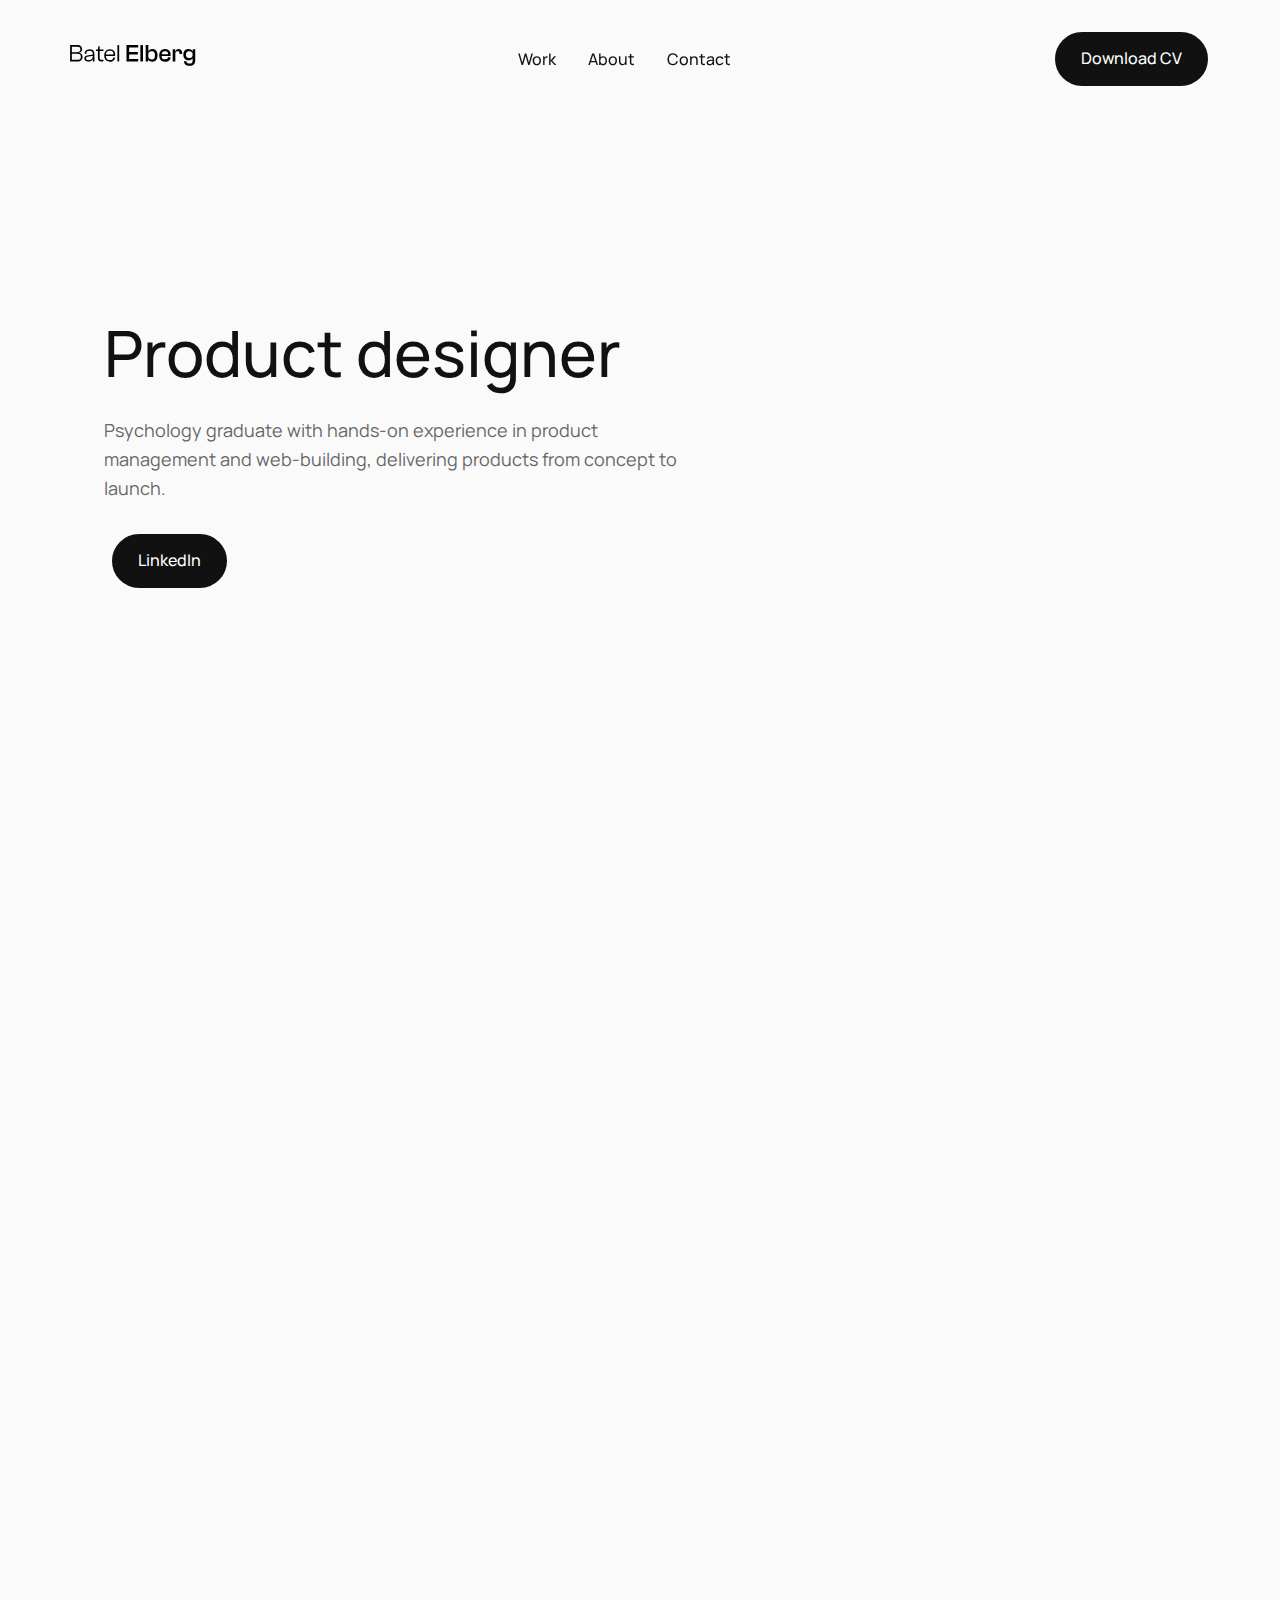
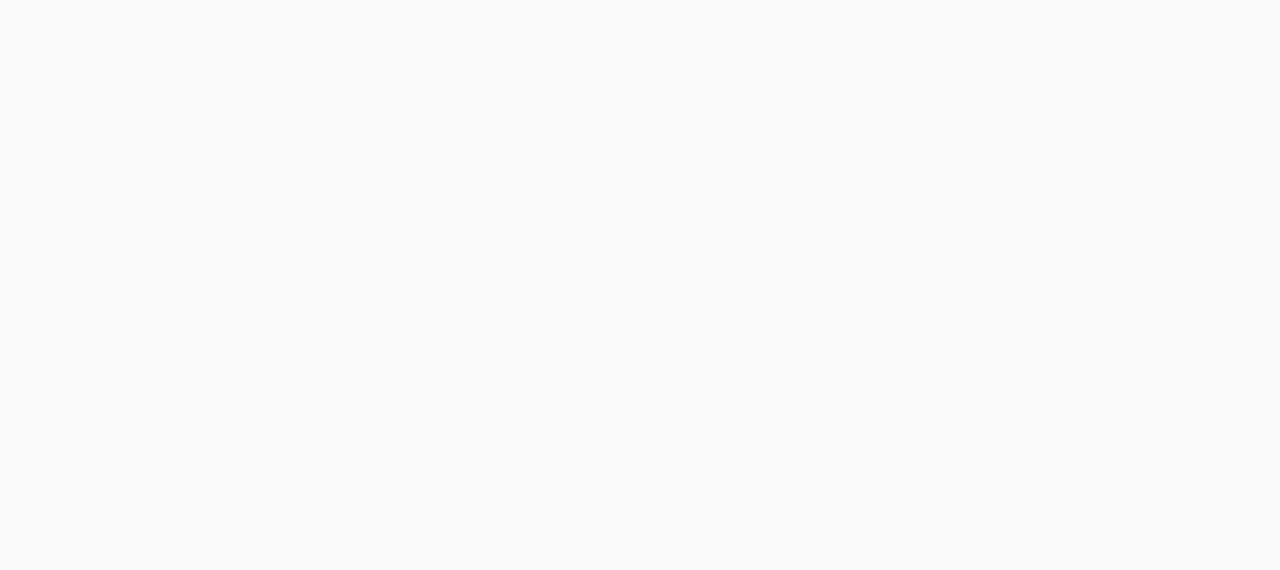
<file: Index.html>
<!DOCTYPE html>
<html lang="en">
<head>
  <meta charset="UTF-8" />
  <meta name="viewport" content="width=device-width, initial-scale=1.0"/>
   <!-- Google Fonts: Manrope -->
  <link href="https://fonts.googleapis.com/css2?family=Manrope:wght@400;500;700&display=swap" rel="stylesheet">
  <!-- Main CSS -->
  <link rel="stylesheet" href="style.css" />
  <title>My Portfolio</title>
</head>
<body>
  <header class="navbar fade-in">
    <div class="logo">
      <a href="index.html">
        <img src="images/Logo.svg" alt="Logo" />
      </a>
    </div>
  
    <nav class="nav-links">
      <a href="#work">
        <span>Work</span><span aria-hidden="true">Work</span>
      </a>
      <a href="#about">
        <span>About</span><span aria-hidden="true">About</span>
      </a>
      <a href="#contact">
        <span>Contact</span><span aria-hidden="true">Contact</span>
      </a>
      <!-- Mobile Download CV button (inside menu for mobile only) -->
      <div class="nav-button mobile-only">
        <a href="Batel Elberg CV.pdf" class="btn primary-btn" download>Download CV</a>
      </div>
    </nav>
  
    <div class="hamburger">
      <span></span>
      <span></span>
      <span></span>
    </div>
  
    <!-- Desktop Download CV button (outside menu) -->
    <div class="nav-button desktop-only">
      <a href="Batel Elberg CV.pdf" class="btn primary-btn" download>Download CV</a>
    </div>
  </header>
      <!-- ========== Hero / About Section ========== -->
      <header id="about" class="hero">
        <div class="container">
          <div class="hero-inner">
            <div class="hero-content">
              <h1>Product designer</h1>
              <p>Psychology graduate with hands-on experience in product management and web-building, 
                delivering products from concept to launch.</p>
              <div class="hero-buttons">
                <a href="https://linkedin.com/in/batelberg" class="btn primary-btn" target="_blank">LinkedIn</a>
              </div>
            </div>
          </div>
        </div>
      </header>
    <!-- ========== Projects Section ========== -->
    <section id="projects">
        <h2>Projects</h2>
      
        <div class="projects-container">
          <div class="project-card">
            <div class="image-wrapper">
              <img src="images/admin-platform.png" alt="Admin Platform" />
            </div>
            <div class="card-content">
              <h3>Admin Platform</h3>
              <p>A sleek platform to manage and analyze investment portfolios with intuitive dashboards and workflows.</p>
              <a href="admin-platform.html">View Project</a>
            </div>
          </div>
      
          <div class="project-card">
            <div class="image-wrapper">
              <img src="images/findy-app.png" alt="Findy App" />
            </div>
            <div class="card-content">
              <h3>Findy - Hiring App</h3>
              <p>An AI-powered app that connects job seekers with the right tech opportunities effortlessly.</p>
              <a href="findy.html">View Project</a>
            </div>
          </div>
        </div>
      </section>
    </div>
  </main>
      <!-- ========== Footer ========== -->
  <footer id="contact">
    <p>Let’s connect → <a href="mailto:batelpe1@gmail.com">batelpe1@gmail.com</a></p>
  </footer>
  <script src="script.js"></script>
</body>
</html>
</file>
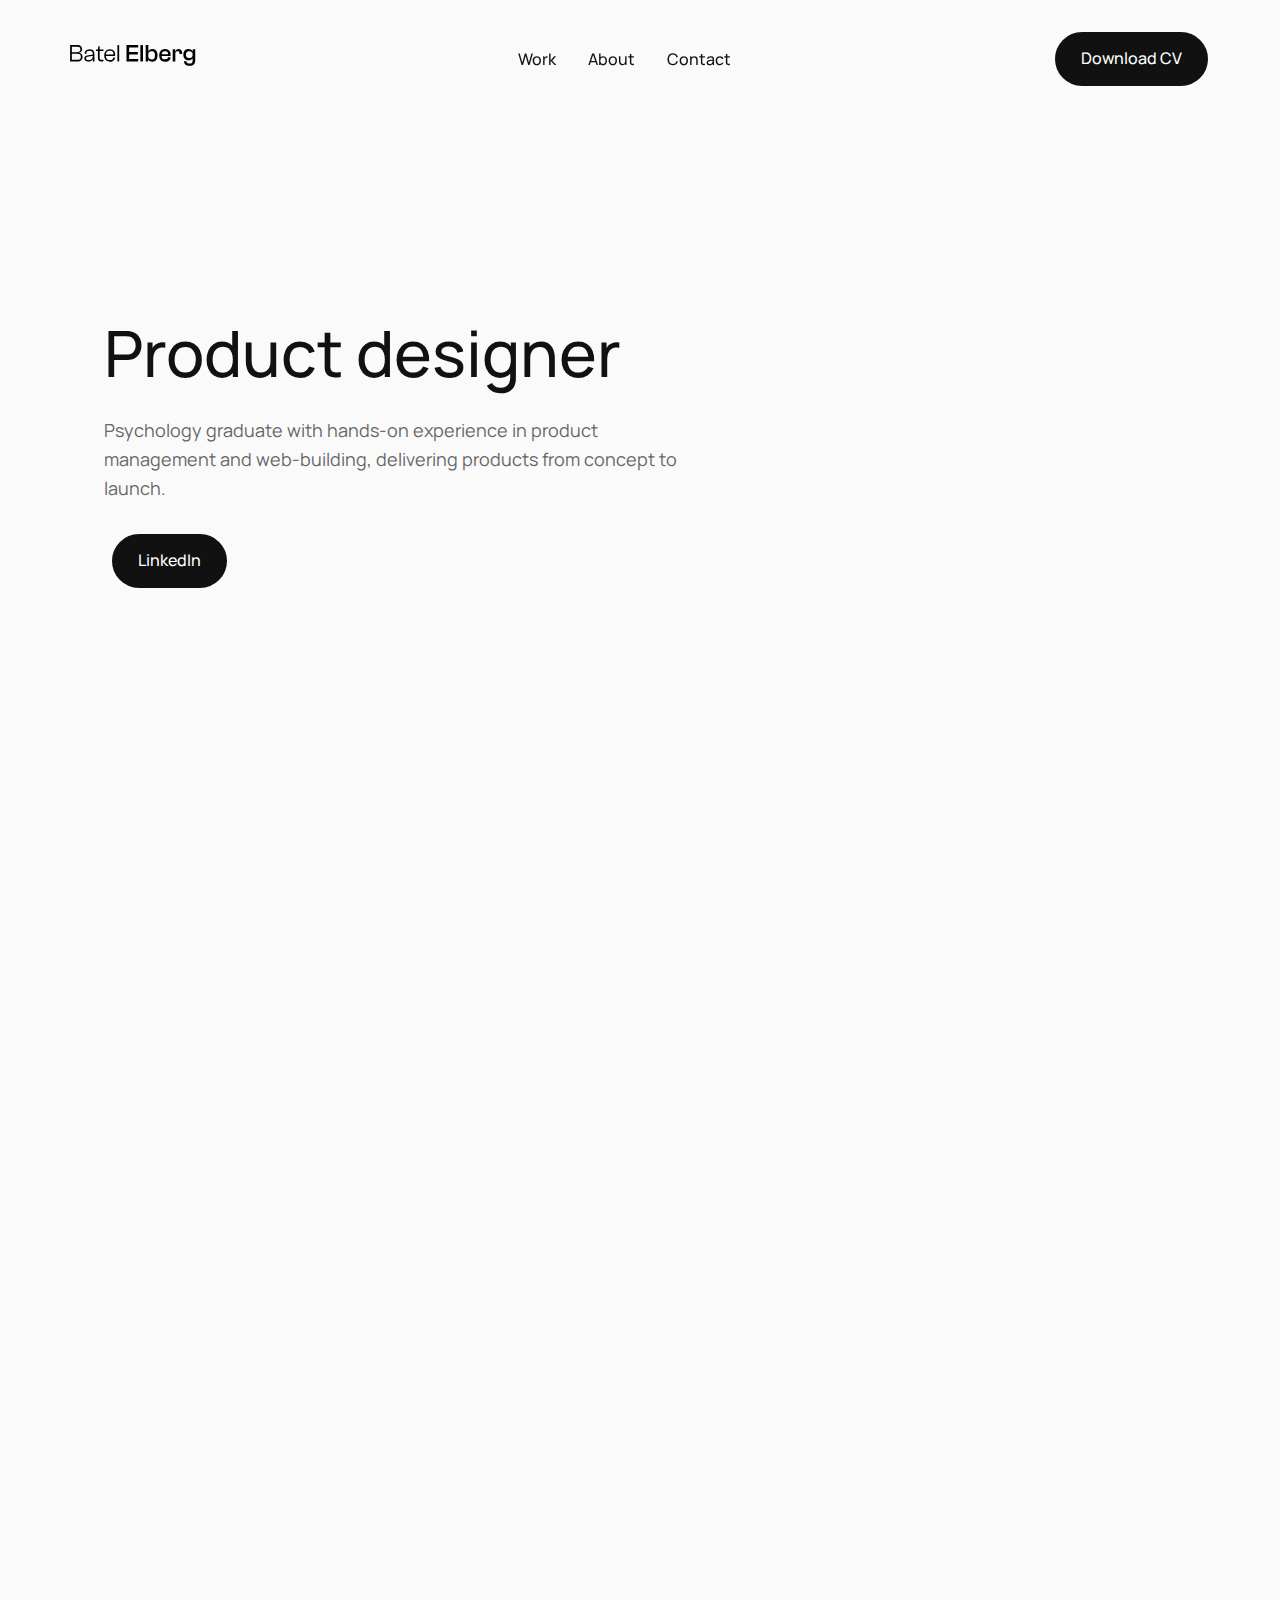
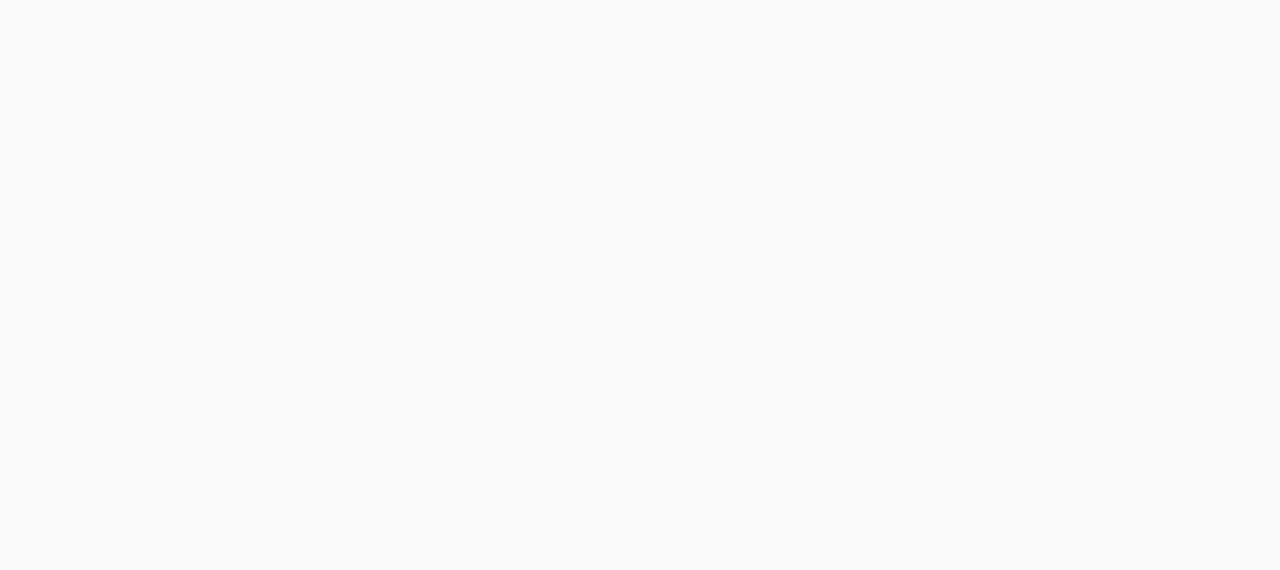
<file: index.html>
<!DOCTYPE html>
<html lang="en">
<head>
  <meta charset="UTF-8" />
  <meta name="viewport" content="width=device-width, initial-scale=1.0"/>
   <!-- Google Fonts: Manrope -->
  <link href="https://fonts.googleapis.com/css2?family=Manrope:wght@400;500;700&display=swap" rel="stylesheet">
  <!-- Main CSS -->
  <link rel="stylesheet" href="style.css" />
  <title>My Portfolio</title>
</head>
<body>
     <!-- ========== Navbar ========== -->
     <header class="navbar fade-in">
        <div class="logo">
            <a href="index.html">
          <img src="images/Logo.svg" alt="Logo" />
        </a>
        </div>
      
        <nav class="nav-links">
          <a href="#work"><span>Work</span><span aria-hidden="true">Work</span></a>
          <a href="#about"><span>About</span><span aria-hidden="true">About</span></a>
          <a href="#contact"><span>Contact</span><span aria-hidden="true">Contact</span></a>
      
          <!-- Move the button inside nav-links -->
          <div class="nav-button mobile-only">
            <a href="Batel Elberg CV.pdf" class="btn primary-btn" download>Download CV</a>
          </div>
        </nav>
      
        <!-- This hamburger stays outside -->
        <div class="hamburger">
          <span></span>
          <span></span>
          <span></span>
        </div>
      
        <!-- This is the button for desktop view -->
        <div class="nav-button desktop-only">
          <a href="Batel Elberg CV.pdf" class="btn primary-btn" download>Download CV</a>
        </div>
      </header>
      <!-- ========== Hero / About Section ========== -->
      <header id="about" class="hero">
        <div class="container">
          <div class="hero-inner">
            <div class="hero-content">
              <h1>Product designer</h1>
              <p>Psychology graduate with hands-on experience in product management and web-building, 
                delivering products from concept to launch.</p>
              <div class="hero-buttons">
                <a href="https://linkedin.com/in/batelberg" class="btn primary-btn" target="_blank">LinkedIn</a>
              </div>
            </div>
          </div>
        </div>
      </header>
    <!-- ========== Projects Section ========== -->
    <section id="projects">
        <h2>Projects</h2>
      
        <div class="projects-container">
          <div class="project-card">
            <div class="image-wrapper">
              <img src="images/admin-platform.png" alt="Admin Platform" />
            </div>
            <div class="card-content">
              <h3>Admin Platform</h3>
              <p>A sleek platform to manage and analyze investment portfolios with intuitive dashboards and workflows.</p>
              <a href="admin-platform.html">View Project</a>
            </div>
          </div>
      
          <div class="project-card">
            <div class="image-wrapper">
              <img src="images/findy-app.png" alt="Findy App" />
            </div>
            <div class="card-content">
              <h3>Findy - Hiring App</h3>
              <p>An AI-powered app that connects job seekers with the right tech opportunities effortlessly.</p>
              <a href="findy.html">View Project</a>
            </div>
          </div>
        </div>
      </section>
    </div>
  </main>
      <!-- ========== Footer ========== -->
  <footer id="contact">
    <p>Let’s connect → <a href="mailto:batelpe1@gmail.com">batelpe1@gmail.com</a></p>
  </footer>
  <script src="script.js"></script>
</body>
</html>
</file>
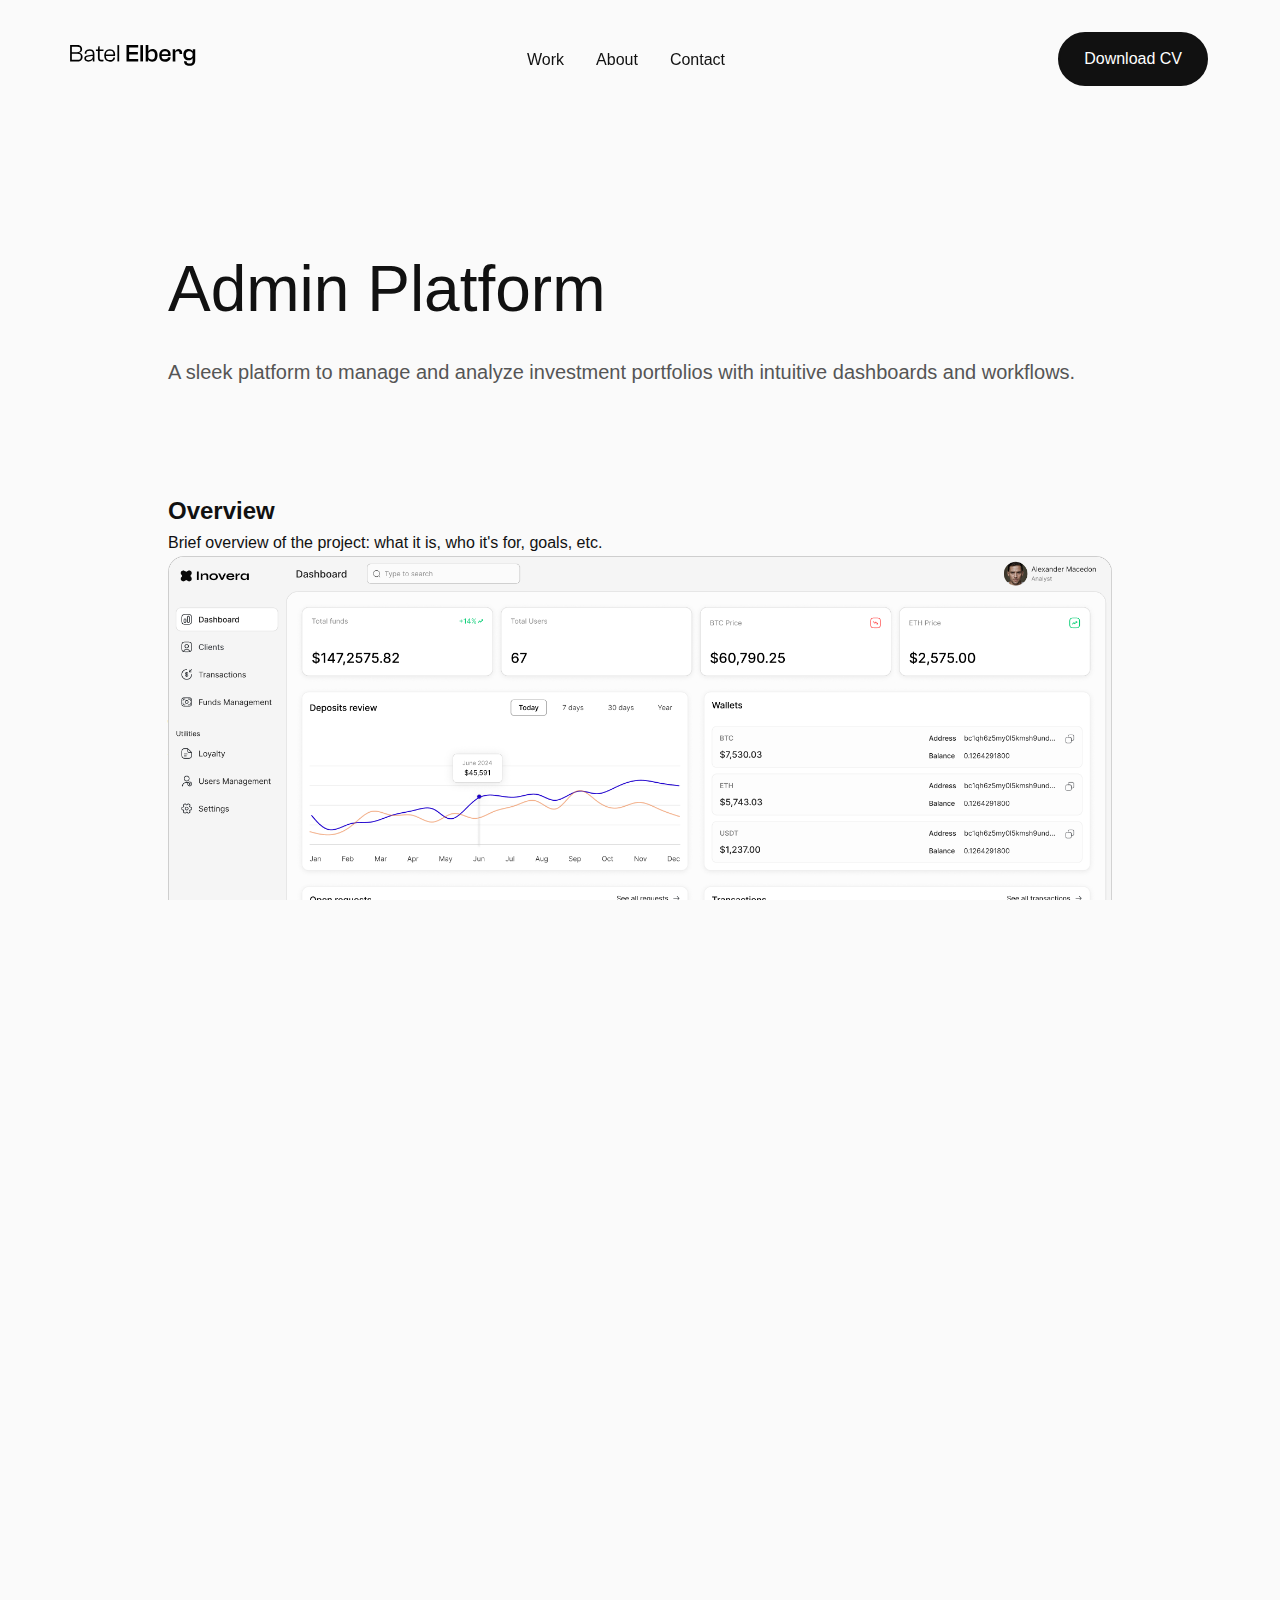
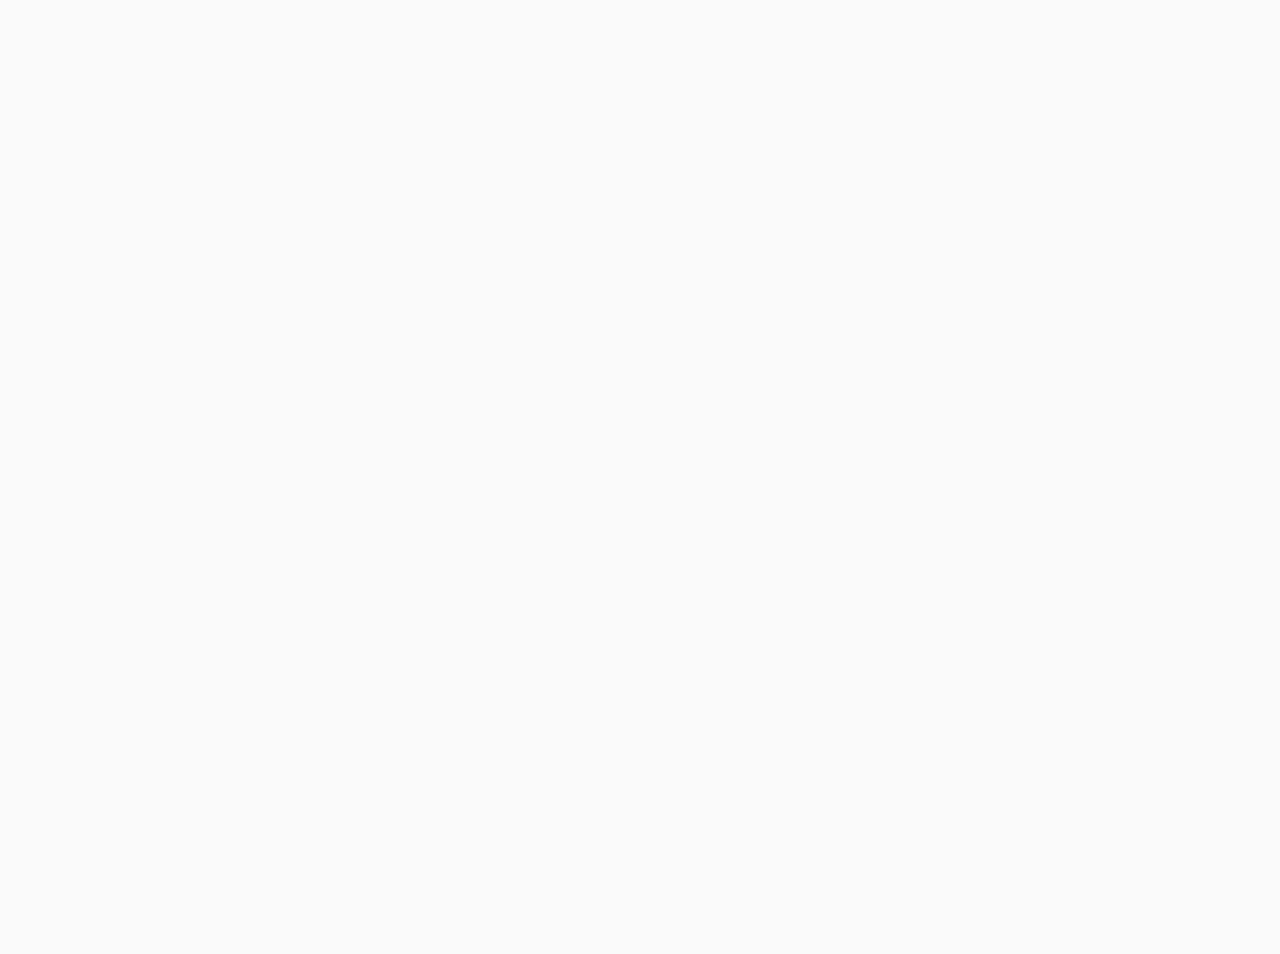
<file: admin-platform.html>
<!DOCTYPE html>
<html lang="en">
<head>
  <meta charset="UTF-8">
  <meta name="viewport" content="width=device-width, initial-scale=1.0">
  <title>Admin Platform - Batel Portfolio</title>
  <link rel="stylesheet" href="style.css" />
</head>
<body>
  
 <!-- ========== Navbar ========== -->
 <header class="navbar fade-in">
    <div class="logo">
        <a href="index.html">
      <img src="images/Logo.svg" alt="Logo" />
    </a>
    </div>
  
    <nav class="nav-links">
      <a href="#work"><span>Work</span><span aria-hidden="true">Work</span></a>
      <a href="#about"><span>About</span><span aria-hidden="true">About</span></a>
      <a href="#contact"><span>Contact</span><span aria-hidden="true">Contact</span></a>
  
      <!-- Move the button inside nav-links -->
      <div class="nav-button mobile-only">
        <a href="Batel Elberg CV.pdf" class="btn primary-btn" download>Download CV</a>
      </div>
    </nav>
  
    <!-- This hamburger stays outside -->
    <div class="hamburger">
      <span></span>
      <span></span>
      <span></span>
    </div>
  
    <!-- This is the button for desktop view -->
    <div class="nav-button desktop-only">
      <a href="Batel Elberg CV.pdf" class="btn primary-btn" download>Download CV</a>
    </div>
  </header>

 <!-- Project content-->
<header class="project-hero">
    <div class="container">
      <h1>Admin Platform</h1>
      <p class="project-subtitle">
        A sleek platform to manage and analyze investment portfolios with intuitive dashboards and workflows.
      </p>
    </div>
  </header>
  
  <section class="project-intro">
    <div class="container">
      <div class="intro-text">
        <h2>Overview</h2>
        <p>Brief overview of the project: what it is, who it's for, goals, etc.</p>
      </div>
      <div class="intro-image">
        <img src="images/admin-platform.png" alt="Admin Platform Intro" />
      </div>
    </div>
  </section>
  
  <section class="project-details">
    <div class="container">
      <h2>The Process</h2>
      <p>Talk about the research, design thinking, decisions you made...</p>
      <img src="images/Clients.png" alt="Details" />
    </div>
  </section>
  
  <section class="project-gallery">
    <!-- Two gallery images placed horizontally -->
    <div class="gallery-image">
      <img src="images/Members.png" alt="Gallery 1" />
    </div>
    <div class="gallery-image">
      <img src="images/Members permissions.png" alt="Gallery 2" />
    </div>
  </section>
  
  <footer class="project-footer">
    <div class="container">
      <a href="index.html" class="btn primary-btn">← Back to Portfolio</a>
    </div>
  </footer>
</file>
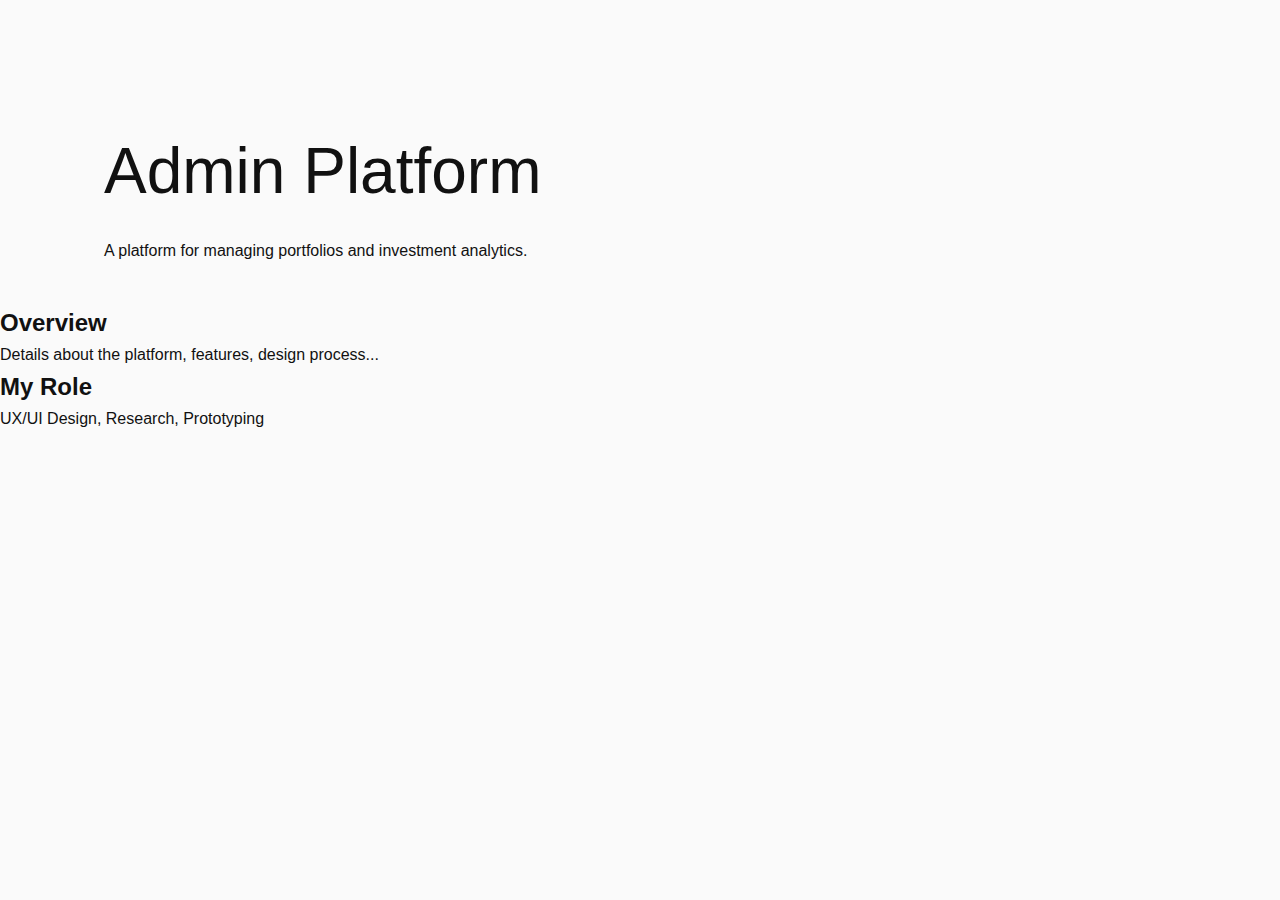
<file: findy.html>
<!DOCTYPE html>
<html lang="en">
<head>
  <meta charset="UTF-8">
  <meta name="viewport" content="width=device-width, initial-scale=1.0">
  <title>Admin Platform - Batel Portfolio</title>
  <link rel="stylesheet" href="style.css">
</head>
<body>
  
  <!-- Navbar (you can copy your navbar here) -->

  <section class="project-hero">
    <h1>Admin Platform</h1>
    <p>A platform for managing portfolios and investment analytics.</p>
  </section>

  <section class="project-content">
    <h2>Overview</h2>
    <p>Details about the platform, features, design process...</p>

    <h2>My Role</h2>
    <p>UX/UI Design, Research, Prototyping</p>

    <!-- You can also add images, layouts, etc. -->
  </section>

</body>
</html>
</file>
<file: style.css>
/* =======================
   Global Styles
======================= */

* {
    margin: 0;
    padding: 0;
    box-sizing: border-box;
  }
  
  html, body {
    height: 100%;
    font-family: 'Manrope', sans-serif;
    background-color: #fafafa;
    color: #111;
    line-height: 1.6;
    overflow-x: hidden;
  }
  
  h1, h2, h3 {
    font-family: 'Manrope', sans-serif;
    font-weight: 600;
  }
  
  /* Center content in pages */
  .container {
    width: 100%;
    max-width: 1200px;
    padding: 0 64px;
    margin: 0 auto;
  }
  
  /* =======================
     Navigation
  ======================= */

.navbar {
  display: flex;
  justify-content: space-between;
  align-items: center;
  padding: 1.5rem 4rem;
  position: sticky;
  top: 0;
  z-index: 100;
  transition: all 0.3s ease;
}

.navbar.hide {
  transform: translateY(-100%); /* Moves navbar up and hides it */
}

.logo img {
  height: 32px;
}

/* Nav links */
.nav-links {
  display: flex;
  gap: 2rem;
}

.nav-links a {
  position: relative;
  display: inline-block;
  overflow: hidden;
  height: 24px;
  text-decoration: none;
  color: #111;
  font-weight: 500;
  font-size: 1rem;
}

.nav-links a span {
  display: block;
  transition: transform 0.4s ease;
}

.nav-links a span:last-child {
  color: #aaa;
  position: absolute;
  top: 100%;
  left: 0;
}

/* Hover animation for nav links */
.nav-links a:hover span:first-child {
  transform: translateY(-100%);
}

.nav-links a:hover span:last-child {
  transform: translateY(-100%);
}

/* Underline effect */
.nav-links a::after {
  content: '';
  position: absolute;
  width: 0%;
  height: 2px;
  left: 0;
  bottom: -4px;
  background-color: #111;
  transition: width 0.3s ease;
}

.nav-links a:hover::after {
  width: 100%;
}

/* Shrink Navbar */
.navbar {
  transition: all 0.3s ease;
  padding: 2rem 4rem; /* Default padding */
}

.navbar.shrink {
  padding: 1rem 4rem; /* Smaller padding when scrolled */
  background-color: #fff; /* (Optional: background stays solid) */
  box-shadow: 0 2px 8px rgba(0, 0, 0, 0.05); /* Optional: subtle shadow on shrink */
}

/* =======================
   Hamburger
======================= */

.hamburger {
  display: none;
  flex-direction: column;
  justify-content: center;
  align-items: center;
  cursor: pointer;
  gap: 5px;
  z-index: 20;
}

.hamburger span {
  height: 3px;
  width: 25px;
  background: #333;
  border-radius: 5px;
  transition: all 0.3s ease;
}

/* Animate hamburger into X */
.hamburger.open span:nth-child(1) {
  transform: rotate(45deg) translate(5px, 5px);
}

.hamburger.open span:nth-child(2) {
  opacity: 0;
}

.hamburger.open span:nth-child(3) {
  transform: rotate(-45deg) translate(5px, -5px);
}

/* =======================
   Mobile Navbar
======================= */

@media (max-width: 768px) {
  .navbar {
    padding: 1.5rem 24px;
  }

  .hamburger {
    display: flex;
  }

  .nav-links {
    position: absolute;
    top: 100%;
    right: 0;
    background: #fff;
    width: 100%;
    max-height: 0;
    overflow: hidden;
    flex-direction: column;
    align-items: center;
    gap: 1.5rem;
    padding: 0; /* Start closed with no padding */
    transition: all 0.4s ease;
    z-index: 10;
  }

  .nav-links.open {
    max-height: 400px; /* Enough space for links + button */
    padding: 2rem 0; /* Add padding vertically when open */
  }

  .nav-links a {
    opacity: 0;
    transform: translateY(-20px);
    transition: opacity 0.3s ease, transform 0.3s ease;
  }

  .nav-links.open a {
    opacity: 1;
    transform: translateY(0);
  }

  .nav-button.mobile-only {
    display: flex;
    justify-content: center;
    margin-top: 1rem;
  }

  .mobile-only a {
    width: 80%;
    text-align: center;
    background-color: #111;
    color: #fff;
    border: 1px solid #111;
    padding: 0.8rem 1.5rem;
    border-radius: 8px;
  }

  .mobile-only a:hover {
    background-color: #fff;
    color: #111;
    border: 1px solid #111;
  }
}

/* =======================
   Hero Section
======================= */

.hero {
  padding: 4rem 0;
}

.hero-inner {
  display: flex;
  align-items: center;
  justify-content: space-between;
  min-height: 60vh;
}

.hero-content {
  max-width: 600px;
}

.hero-content h1 {
  font-size: 64px;
  line-height: 1.2;
  font-weight: 500;
}

.hero-content p {
  margin-top: 1.5rem;
  font-size: 18px;
  color: #666;
  max-width: 600px;
}

.hero-buttons {
  margin-top: 2rem;
  display: flex;
  gap: 1rem;
}

  
 /* =======================
   Buttons
======================= */

.btn {
  font-family: 'Manrope', sans-serif;
  font-size: 1rem;
  font-weight: 500;
  padding: 0.75rem 1.5rem;
  text-decoration: none;
  border-radius: 30px;
  border: 2px solid transparent;
  transition: all 0.25s ease;
  display: inline-block;
  cursor: pointer;
  margin: 0 0.5rem;
}

/* Primary Button */
.primary-btn {
  background-color: #111;
  color: #fff;
  border-color: #111;
}

.primary-btn:hover {
  background-color: transparent;
  color: #111;
}

/* Secondary Button */
.secondary-btn {
  background-color: transparent;
  color: #111;
  border: 2px solid #111;
}

.secondary-btn:hover {
  background-color: #111;
  color: #fff;
}

/* === PROJECT SECTION === */
#projects {
    padding: 6rem 2rem;
    background-color: #fafafa;
    text-align: center;
  }
  
  #projects h2 {
    font-size: 2.8rem;
    font-weight: 600;
    margin-bottom: 3rem;
  }
  
  /* === PROJECT CARDS LAYOUT === */
  .projects-container {
    display: flex;
    justify-content: center;
    flex-wrap: wrap;
    gap: 3rem;
  }
  
  /* === INDIVIDUAL CARD === */
  .project-card {
    width: 100%;
    max-width: 600px;
    margin: 0 auto;
    background-color: #fff;
    border-radius: 14px;
    box-shadow: 0 12px 30px rgba(0, 0, 0, 0.06);
    overflow: hidden;
    transition: transform 0.3s ease, box-shadow 0.3s ease;
    text-align: left;
  }
  
  .project-card:hover {
    transform: translateY(-10px);
    box-shadow: 0 18px 40px rgba(0, 0, 0, 0.1);
  }
  
  /* === IMAGE WRAPPER === */
  .image-wrapper {
    padding: 1rem;
  }
  
  .image-wrapper img {
    width: 100%;
    height: 220px;
    object-fit: cover;
    border-radius: 10px;
  }
  
  /* === CONTENT === */
  .card-content {
    padding: 1rem 1.5rem 2rem;
  }
  
  .card-content h3 {
    font-size: 1.5rem;
    margin-bottom: 0.8rem;
  }
  
  .card-content p {
    font-size: 1rem;
    color: #555;
    line-height: 1.5;
    margin-bottom: 1.2rem;
  }
  
  .card-content a {
    font-size: 0.95rem;
    font-weight: 500;
    color: #909090;
    text-decoration: none;
    border-bottom: 1px solid transparent;
    transition: all 0.3s ease;
  }
  
  .card-content a:hover {
    color: #474848;
    border-bottom: 1px solid #111;
  }
  footer {
    text-align: center;
    padding: 4rem 0 2rem;
    font-size: 1rem;
    color: #666;
  }
    /* --- Footer --- */

  footer a {
    color: #111;
    text-decoration: none;
    font-weight: 500;
  }
  
  footer a:hover {
    text-decoration: underline;
  }
  /* ==================== */
/* Responsive Nav Button */
/* ==================== */

.desktop-only {
    display: block;
  }
  
  .mobile-only {
    display: none;
  }
  
  @media (max-width: 768px) {
    .desktop-only {
      display: none;
    }
  
    .mobile-only {
      display: flex;
      justify-content: center;
      margin-top: 1.5rem;
    }
  
    .nav-button a {
      width: 80%;
      text-align: center;
    }
  }
  @media (max-width: 768px) {
    /* Existing mobile styles... */
  
    .mobile-only a {
      background-color: black;
      color: white;
      border: 1px solid white;
    }
  
    .mobile-only a:hover {
      background-color: white;
      color: black;
      border: 1px solid black;

    }
  }
/* ======================
   Project Pages Styles
====================== */

.project-hero {
    padding: 120px 64px 40px;
    max-width: 1200px;
    margin: 0 auto;
    text-align: left;
  }
  
  .project-hero h1 {
    font-size: 64px;
    font-weight: 500;
    color: #111;
    margin-bottom: 16px;
  }
  
  .project-hero .project-subtitle {
    font-size: 20px;
    color: #555;
  }
  
  .project-intro,
  .project-details {
    display: flex;
    flex-direction: row;
    align-items: center;
    justify-content: space-between;
    max-width: 1200px;
    padding: 64px;
    margin: 0 auto;
    gap: 48px;
  }
  
  .project-intro .intro-text,
  .project-details p {
    flex: 1;
  }

.project-hero img {
    width: 100%;
    max-width: 1200px; /* or whatever looks good */
    height: auto;
    display: block;
    margin: 0 auto; /* center the image */
    padding: 0 24px; /* small side padding for mobile */
  }
  
  .project-gallery {
    max-width: 1200px;
    margin: 64px auto;
    padding: 0 64px;
    display: grid;
    grid-template-columns: 1fr 1fr;
    gap: 32px;
  }
  
 /* Container for the project gallery images */
.project-gallery {
    display: flex; /* This will place the images side by side */
    gap: 16px; /* Adds space between the images */
    justify-content: center; /* Center the images within the container */
    margin-top: 32px;
  }
  
  /* Frame for each image */
  .gallery-image {
    width: 50%; /* Adjust the width as needed */
    height: auto;
    display: flex;
    justify-content: center;
    align-items: center;
    background-color: #f0f0f0; /* Add your desired color here */
    border: 0px solid #ddd; /* Border acting as the frame */
    padding: 32px;
    border-radius: 14px;
  }
  
  /* Center the images inside the frame */
  .gallery-image img {
    max-width: 100%;
    height: auto;
    object-fit: cover; /* Ensures the image covers the frame without distortion */
  }
  
  /* Project Footer */
  .project-footer {
    text-align: center;
    margin: 80px 0;
  }
  
  .project-footer .btn {
    padding: 14px 28px;
    font-size: 18px;
  }
  
  /* ======= Responsive ======= */
  @media (max-width: 768px) {
    .project-intro,
    .project-details {
      flex-direction: column;
      padding: 32px;
      gap: 24px;
    }
  
    .project-hero {
      padding: 80px 32px 24px;
    }
  
    .project-gallery {
      grid-template-columns: 1fr;
      padding: 0 32px;
    }
  }
  /* ========== Container ========== */
.container {
    width: 100%;
    max-width: 1200px; /* Makes sure content doesn’t stretch too wide */
    padding: 0 64px; /* Adds padding on the left and right */
    margin: 0 auto; /* Centers the content */
  }
  .project-hero img, 
.project-intro img, 
.project-details img, 
.project-gallery img {
  width: 100%; /* Ensure images scale responsively */
  max-width: 100%; /* Keep images from stretching too far */
  height: auto; /* Maintain aspect ratio */
}
/* Global fix to prevent horizontal scroll */
body {
    overflow-x: hidden;
  }
  
  /* Responsive fix for the project-gallery */
  .project-gallery {
    flex-wrap: wrap; /* Allow images to stack on smaller screens */
    padding: 0 16px; /* Add padding to prevent edges from touching */
  }
  
  .gallery-image {
    width: 100%; /* On small screens, each image will be full width */
    max-width: 500px; /* Optional: limit how big they can get */
  }
  @media (max-width: 768px) {
    .project-gallery {
      flex-direction: column;
      align-items: center;
    }
    .gallery-image {
      width: 100%;
    }
  }
</file>
